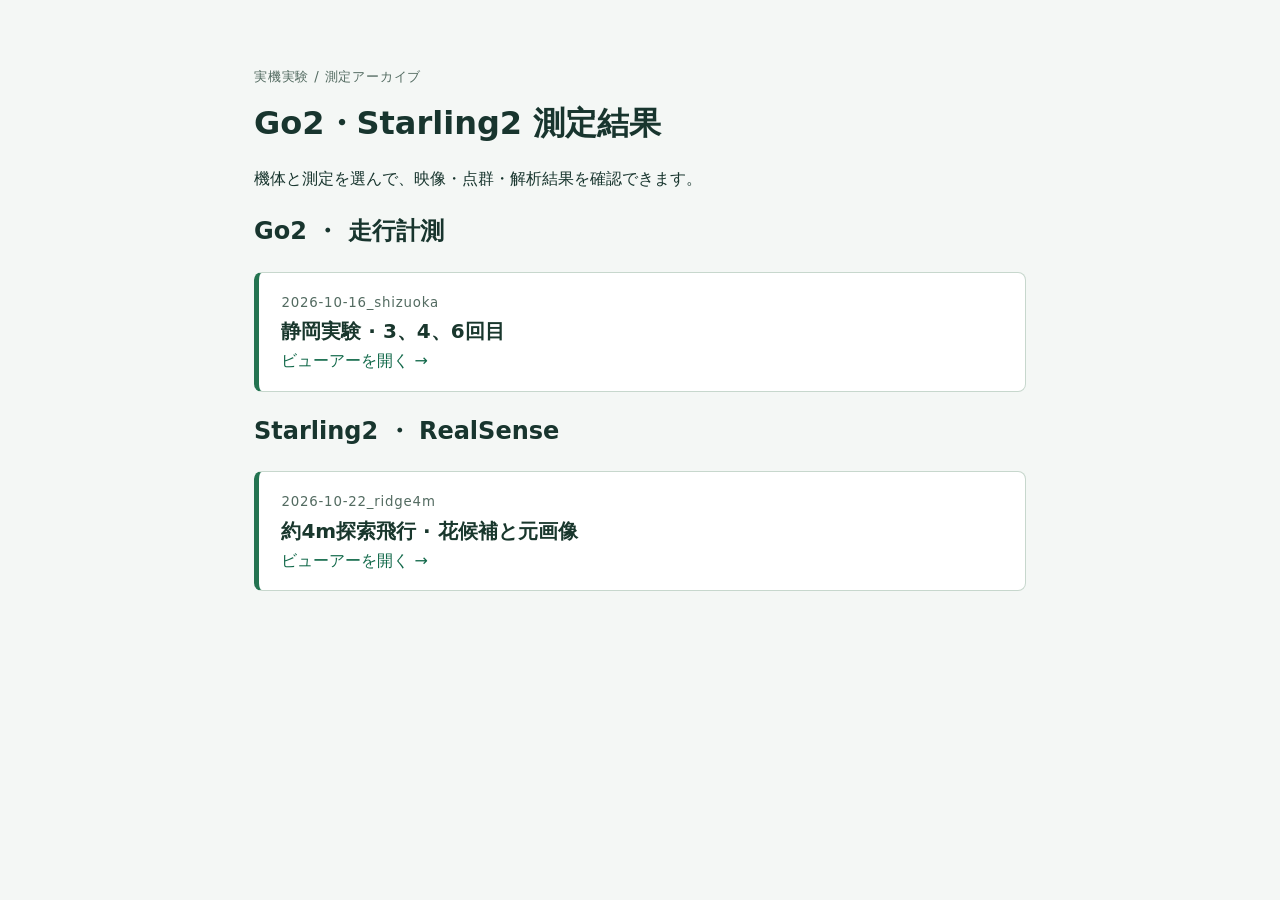
<file: index.html>
<!doctype html><html lang="ja"><meta charset="utf-8"><meta name="viewport" content="width=device-width,initial-scale=1"><title>Go2・Starling2 測定結果</title><style>*{box-sizing:border-box}body{margin:0;background:#f4f7f5;color:#18352e;font:16px/1.65 system-ui,sans-serif}main{max-width:900px;margin:auto;padding:7vh 5vw}small{letter-spacing:.06em;color:#536b61}h1{margin:.25em 0}ul{list-style:none;padding:0}li a{display:block;background:white;border:1px solid #c7d7cd;border-left:5px solid #237350;border-radius:8px;padding:1rem 1.4rem;margin:1rem 0;text-decoration:none}strong{display:block;font-size:1.25rem;color:#19372d}a{color:#12694a}a:hover strong{text-decoration:underline}nav{display:flex;gap:1.4rem;flex-wrap:wrap}</style><main><small>実機実験 / 測定アーカイブ</small><h1>Go2・Starling2 測定結果</h1><p>機体と測定を選んで、映像・点群・解析結果を確認できます。</p><section><h2>Go2 ・ 走行計測</h2><ul><li><a href="go2/measurements/2026-10-16_shizuoka/"><small>2026-10-16_shizuoka</small><strong>静岡実験 · 3、4、6回目</strong>ビューアーを開く →</a></li></ul></section><section><h2>Starling2 ・ RealSense</h2><ul><li><a href="starling2/measurements/2026-10-22_ridge4m/"><small>2026-10-22_ridge4m</small><strong>約4m探索飛行 · 花候補と元画像</strong>ビューアーを開く →</a></li></ul></section></main></html>
</file>
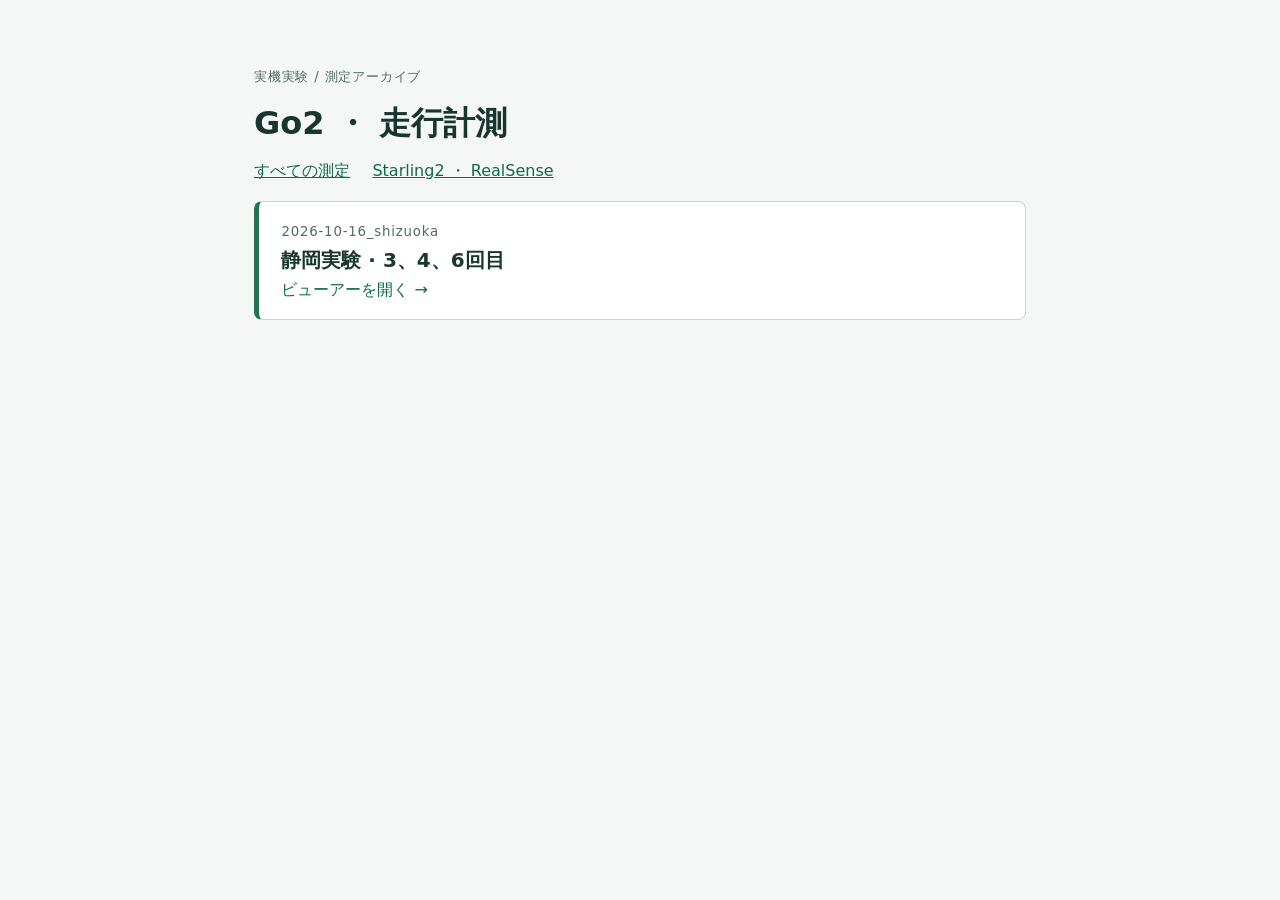
<file: go2/index.html>
<!doctype html><html lang="ja"><meta charset="utf-8"><meta name="viewport" content="width=device-width,initial-scale=1"><title>Go2 ・ 走行計測</title><style>*{box-sizing:border-box}body{margin:0;background:#f4f7f5;color:#18352e;font:16px/1.65 system-ui,sans-serif}main{max-width:900px;margin:auto;padding:7vh 5vw}small{letter-spacing:.06em;color:#536b61}h1{margin:.25em 0}ul{list-style:none;padding:0}li a{display:block;background:white;border:1px solid #c7d7cd;border-left:5px solid #237350;border-radius:8px;padding:1rem 1.4rem;margin:1rem 0;text-decoration:none}strong{display:block;font-size:1.25rem;color:#19372d}a{color:#12694a}a:hover strong{text-decoration:underline}nav{display:flex;gap:1.4rem;flex-wrap:wrap}</style><main><small>実機実験 / 測定アーカイブ</small><h1>Go2 ・ 走行計測</h1><nav><a href="../">すべての測定</a><a href="../starling2/">Starling2 ・ RealSense</a></nav><ul><li><a href="measurements/2026-10-16_shizuoka/"><small>2026-10-16_shizuoka</small><strong>静岡実験 · 3、4、6回目</strong>ビューアーを開く →</a></li></ul></main></html>
</file>
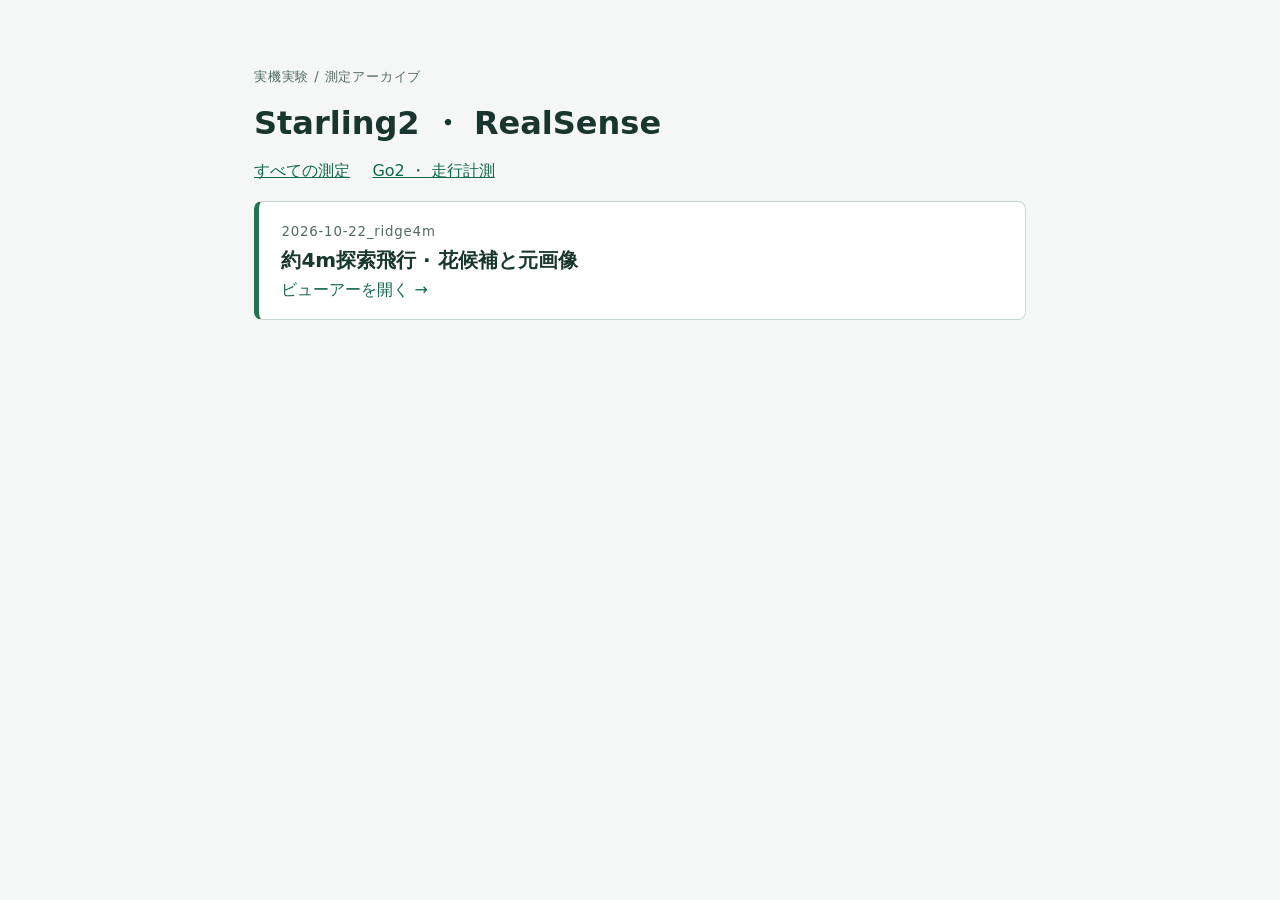
<file: starling2/index.html>
<!doctype html><html lang="ja"><meta charset="utf-8"><meta name="viewport" content="width=device-width,initial-scale=1"><title>Starling2 ・ RealSense</title><style>*{box-sizing:border-box}body{margin:0;background:#f4f7f5;color:#18352e;font:16px/1.65 system-ui,sans-serif}main{max-width:900px;margin:auto;padding:7vh 5vw}small{letter-spacing:.06em;color:#536b61}h1{margin:.25em 0}ul{list-style:none;padding:0}li a{display:block;background:white;border:1px solid #c7d7cd;border-left:5px solid #237350;border-radius:8px;padding:1rem 1.4rem;margin:1rem 0;text-decoration:none}strong{display:block;font-size:1.25rem;color:#19372d}a{color:#12694a}a:hover strong{text-decoration:underline}nav{display:flex;gap:1.4rem;flex-wrap:wrap}</style><main><small>実機実験 / 測定アーカイブ</small><h1>Starling2 ・ RealSense</h1><nav><a href="../">すべての測定</a><a href="../go2/">Go2 ・ 走行計測</a></nav><ul><li><a href="measurements/2026-10-22_ridge4m/"><small>2026-10-22_ridge4m</small><strong>約4m探索飛行 · 花候補と元画像</strong>ビューアーを開く →</a></li></ul></main></html>
</file>
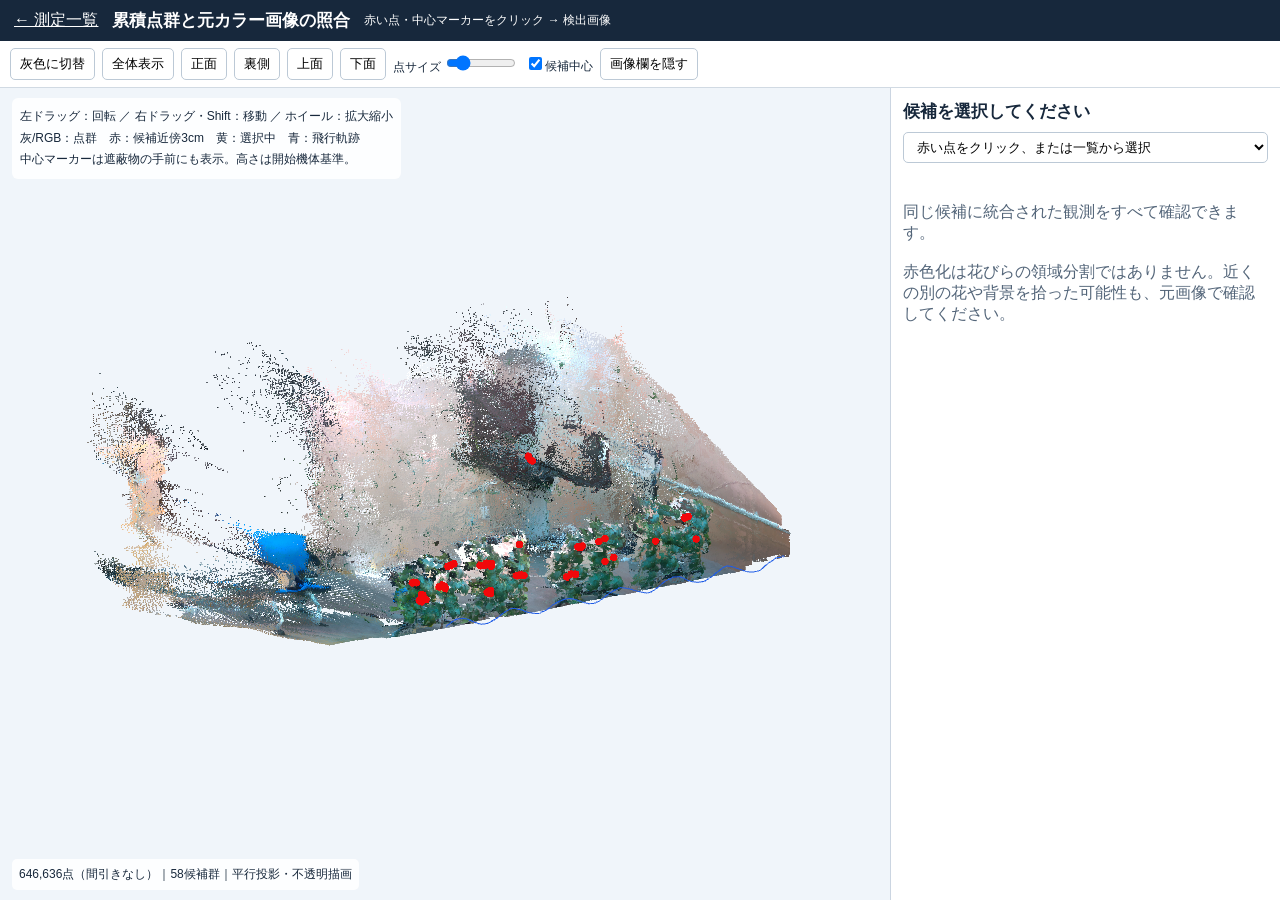
<file: starling2/measurements/2026-10-22_ridge4m/index.html>
<!doctype html><html lang="ja"><meta charset="utf-8"><meta name="viewport" content="width=device-width,initial-scale=1"><title>花候補・元画像照合</title>
<style>
*{box-sizing:border-box}body{margin:0;font-family:Meiryo,sans-serif;color:#17283c;background:#edf2f6;height:100vh;height:100dvh;display:flex;flex-direction:column;overflow:hidden}header{padding:9px 14px;background:#17283c;color:white;display:flex;gap:14px;align-items:center;flex-wrap:wrap}header strong{font-size:17px}button,select{font:inherit;font-size:13px;padding:6px 9px;border:1px solid #bcc9d6;border-radius:5px;background:white;cursor:pointer}button:hover{background:#e1ecf7}button:disabled{opacity:.4}label{font-size:12px;white-space:nowrap}.toolbar{display:flex;gap:7px;align-items:center;flex-wrap:wrap;padding:7px 10px;background:white;border-bottom:1px solid #d1dae3}main{display:flex;flex:1;min-height:0}#viewport{flex:1;position:relative;min-width:0;background:#eff3f7}#map{width:100%;height:100%;display:block;touch-action:none}#map:focus-visible{outline:2px solid #2563eb}#hint{position:absolute;left:12px;top:10px;pointer-events:none;font-size:12px;background:#ffffffdc;padding:8px;border-radius:6px;line-height:1.8;max-width:95%}#status{position:absolute;left:12px;bottom:10px;font-size:12px;background:#ffffffdf;padding:7px;border-radius:5px;pointer-events:none}aside{width:390px;min-width:320px;max-width:44vw;background:white;border-left:1px solid #cbd5e1;overflow:auto;padding:12px}aside.hidden{display:none}h2{font-size:17px;margin:0 0 8px}p{font-size:12px;line-height:1.7;margin:6px 0}.nav{display:flex;align-items:center;gap:6px;margin:9px 0}.nav select{flex:1;min-width:0}canvas.photo{width:100%;height:auto;border:1px solid #ccd6e0;background:#e8edf2;display:block}#crop{margin-top:8px}#meta{font-size:12px;line-height:1.7;padding:8px;background:#f2f6fa;border-radius:5px}#empty{padding:30px 0;color:#536579}#details[hidden]{display:none}#error{color:#af1226;background:white;padding:20px;position:absolute;inset:20px;display:none}.small{color:#5c6c7c}.active{background:#dceeff;border-color:#4283c5}@media(max-width:700px){aside{width:44vw;min-width:250px}header strong{font-size:14px}#hint{font-size:10px;max-width:90%}}
</style>
<header><a style="color:inherit" href="../../">← 測定一覧</a><strong>累積点群と元カラー画像の照合</strong><span style="font-size:12px">赤い点・中心マーカーをクリック → 検出画像</span></header>
<div class="toolbar"><button id="rgb">灰色に切替</button><button id="home">全体表示</button><button id="front">正面</button><button id="back">裏側</button><button id="top">上面</button><button id="bottom">下面</button><label>点サイズ <input id="size" type="range" min="1" max="4" step=".25" value="1.5" style="width:70px"></label><label><input type="checkbox" id="centers" checked>候補中心</label><button id="panel">画像欄を隠す</button></div>
<main><section id="viewport"><canvas id="map" tabindex="0" aria-label="回転可能な累積点群。赤い候補をクリックして画像を選択"></canvas><div id="hint">左ドラッグ：回転 ／ 右ドラッグ・Shift：移動 ／ ホイール：拡大縮小<br>灰/RGB：点群　赤：候補近傍3cm　黄：選択中　青：飛行軌跡<br>中心マーカーは遮蔽物の手前にも表示。高さは開始機体基準。</div><div id="status">点群・画像を読み込み中…</div><div id="error"></div></section>
<aside id="side"><h2 id="heading">候補を選択してください</h2><div class="nav"><select id="group" aria-label="候補群"><option value="">赤い点をクリック、または一覧から選択</option></select></div><div id="empty">同じ候補に統合された観測をすべて確認できます。<br><br>赤色化は花びらの領域分割ではありません。近くの別の花や背景を拾った可能性も、元画像で確認してください。</div><div id="details" hidden><div class="nav"><button id="prev" aria-label="前の観測">◀</button><select id="observation" aria-label="観測画像"></select><button id="next" aria-label="次の観測">▶</button></div><div id="meta"></div><p>元カラー画像（640×480） <label><input id="boxes" type="checkbox" checked>検出枠</label></p><canvas id="photo" class="photo" width="640" height="480" aria-label="元カラー画像と選択した検出枠"></canvas><p class="small">赤枠：選択した検出。JPEG表示用変換のみ、座標と画角は原画像のまま。</p><p>選択した検出の拡大</p><canvas id="crop" class="photo" width="480" height="300" aria-label="検出部分の拡大画像"></canvas><p class="small">群IDは同一花の保証ではありません。複数観測の枠・背景・距離を比較してください。</p></div></aside></main>
<script src="data.js"></script>
<script>
const DATA=window.FLOWER_DATA;
const $=id=>document.getElementById(id),canvas=$('map'),gl=canvas.getContext('webgl',{antialias:true,alpha:false,preserveDrawingBuffer:true});
function fail(s){$('error').style.display='block';$('error').textContent=s;throw Error(s)}
if(!gl)fail('WebGLを使用できません。ハードウェアアクセラレーションを有効にしたブラウザーで開いてください。');
function binary(s,Type){const b=atob(s),a=new Uint8Array(b.length);for(let i=0;i<b.length;i++)a[i]=b.charCodeAt(i);return new Type(a.buffer)}
const points=binary(DATA.xyz,Float32Array),colors=binary(DATA.rgb,Uint8Array),red=binary(DATA.red,Uint8Array),nearest=binary(DATA.nearest,Uint16Array),path=binary(DATA.path,Float32Array);
const center=DATA.center,radius=DATA.radius;
function shader(type,source){const s=gl.createShader(type);gl.shaderSource(s,source);gl.compileShader(s);if(!gl.getShaderParameter(s,gl.COMPILE_STATUS))fail(gl.getShaderInfoLog(s));return s}
const program=gl.createProgram();
gl.attachShader(program,shader(gl.VERTEX_SHADER,`precision mediump float;attribute vec3 aPos;attribute vec3 aColor;attribute float aRed;attribute float aGroup;uniform vec3 uCenter,uRight,uUp,uForward;uniform vec2 uScale,uPan;uniform float uDepth,uSize,uRGB,uSelected,uMode;varying vec3 vColor;void main(){vec3 p=aPos-uCenter;gl_Position=vec4((dot(p,uRight)+uPan.x)/uScale.x,(dot(p,uUp)+uPan.y)/uScale.y,dot(p,uForward)/uDepth,1.);bool sel=abs(aGroup-uSelected)<.1&&uSelected>0.;gl_PointSize=uSize+(aRed>.5?1.5:0.)+(sel&&aRed>.5?1.:0.);vColor=uMode>1.5?vec3(.12,.36,.9):(sel&&aRed>.5?vec3(1.,.7,0.):(aRed>.5?vec3(.95,.03,.04):mix(vec3(.56,.63,.69),aColor,uRGB)));}`));
gl.attachShader(program,shader(gl.FRAGMENT_SHADER,`precision mediump float;varying vec3 vColor;uniform float uMode;void main(){if(uMode<1.5&&length(gl_PointCoord-vec2(.5))>.5)discard;gl_FragColor=vec4(vColor,1.);}`));
gl.linkProgram(program);if(!gl.getProgramParameter(program,gl.LINK_STATUS))fail(gl.getProgramInfoLog(program));gl.useProgram(program);
const names=['uCenter','uRight','uUp','uForward','uScale','uPan','uDepth','uSize','uRGB','uSelected','uMode'];const uniforms=Object.fromEntries(names.map(n=>[n,gl.getUniformLocation(program,n)]));
function buffer(data){const b=gl.createBuffer();gl.bindBuffer(gl.ARRAY_BUFFER,b);gl.bufferData(gl.ARRAY_BUFFER,data,gl.STATIC_DRAW);return b}
const cloud={pos:buffer(points),color:buffer(colors),red:buffer(red),group:buffer(nearest),n:points.length/3};
const groups=Object.keys(DATA.groups).map(Number).sort((a,b)=>a-b);
const centers={pos:buffer(new Float32Array(groups.flatMap(k=>DATA.groups[k].xyz))),color:buffer(new Uint8Array(groups.length*3)),red:buffer(new Uint8Array(groups.length).fill(1)),group:buffer(new Uint16Array(groups)),n:groups.length};
const trajectory={pos:buffer(path),color:buffer(new Uint8Array(path.length)),red:buffer(new Uint8Array(path.length/3)),group:buffer(new Uint16Array(path.length/3)),n:path.length/3};
function attribute(name,b,n,type,normalized=false){const loc=gl.getAttribLocation(program,name);gl.bindBuffer(gl.ARRAY_BUFFER,b);gl.enableVertexAttribArray(loc);gl.vertexAttribPointer(loc,n,type,normalized,0,0)}
function bind(b){attribute('aPos',b.pos,3,gl.FLOAT);attribute('aColor',b.color,3,gl.UNSIGNED_BYTE,true);attribute('aRed',b.red,1,gl.UNSIGNED_BYTE);attribute('aGroup',b.group,1,gl.UNSIGNED_SHORT)}
let yaw=-2.15,pitch=.3,zoom=1,pan=[0,0],rgb=true,selected=0,obsIndex=0,frameImage=null,imageToken=0,drag=null,moved=false;
function basis(){return{right:[-Math.sin(yaw),Math.cos(yaw),0],up:[-Math.sin(pitch)*Math.cos(yaw),-Math.sin(pitch)*Math.sin(yaw),Math.cos(pitch)],forward:[-Math.cos(pitch)*Math.cos(yaw),-Math.cos(pitch)*Math.sin(yaw),-Math.sin(pitch)]}}
function scales(){const a=canvas.clientWidth/canvas.clientHeight;return[radius*1.08/zoom*Math.max(a,1),radius*1.08/zoom*Math.max(1,1/a)]}
const dot=(a,b)=>a[0]*b[0]+a[1]*b[1]+a[2]*b[2];
function project(p){const b=basis(),s=scales(),v=p.map((x,i)=>x-center[i]);return[(dot(v,b.right)+pan[0])/s[0]*canvas.clientWidth/2+canvas.clientWidth/2,canvas.clientHeight/2-(dot(v,b.up)+pan[1])/s[1]*canvas.clientHeight/2]}
function render(){const b=basis(),s=scales(),dpr=Math.min(devicePixelRatio||1,2);const w=Math.round(canvas.clientWidth*dpr),h=Math.round(canvas.clientHeight*dpr);if(w<1||h<1)return;if(canvas.width!==w||canvas.height!==h){canvas.width=w;canvas.height=h}gl.viewport(0,0,w,h);gl.clearColor(.94,.96,.98,1);gl.clear(gl.COLOR_BUFFER_BIT|gl.DEPTH_BUFFER_BIT);gl.disable(gl.BLEND);gl.disable(gl.CULL_FACE);gl.enable(gl.DEPTH_TEST);gl.depthFunc(gl.LEQUAL);gl.uniform3fv(uniforms.uCenter,center);for(const k of ['Right','Up','Forward'])gl.uniform3fv(uniforms['u'+k],b[k.toLowerCase()]);gl.uniform2fv(uniforms.uScale,s);gl.uniform2fv(uniforms.uPan,pan);gl.uniform1f(uniforms.uDepth,radius*4);gl.uniform1f(uniforms.uSize,+$('size').value*dpr);gl.uniform1f(uniforms.uRGB,+rgb);gl.uniform1f(uniforms.uSelected,selected);gl.uniform1f(uniforms.uMode,0);bind(cloud);gl.drawArrays(gl.POINTS,0,cloud.n);gl.uniform1f(uniforms.uMode,2);bind(trajectory);gl.drawArrays(gl.LINE_STRIP,0,trajectory.n);if($('centers').checked){gl.disable(gl.DEPTH_TEST);gl.uniform1f(uniforms.uMode,1);gl.uniform1f(uniforms.uSize,6*dpr);bind(centers);gl.drawArrays(gl.POINTS,0,centers.n)}$('status').textContent=`${cloud.n.toLocaleString()}点（間引きなし）｜58候補群｜平行投影・不透明描画${selected?'｜選択：群 '+selected:''}`}
function pick(x,y){let best=15,id=0;for(let i=0;i<red.length;i++){if(!red[i])continue;const p=project([points[i*3],points[i*3+1],points[i*3+2]]),d=Math.hypot(x-p[0],y-p[1]);if(d<best){best=d;id=nearest[i]}}if($('centers').checked)for(const k of groups){const p=project(DATA.groups[k].xyz),d=Math.hypot(x-p[0],y-p[1]);if(d<best){best=d;id=k}}if(id)selectGroup(id)}
canvas.addEventListener('contextmenu',e=>e.preventDefault());canvas.addEventListener('pointerdown',e=>{drag={x:e.clientX,y:e.clientY,startX:e.clientX,startY:e.clientY,pan:e.button===2||e.shiftKey};moved=false;canvas.setPointerCapture(e.pointerId)});
canvas.addEventListener('pointermove',e=>{if(!drag)return;const dx=e.clientX-drag.x,dy=e.clientY-drag.y;if(Math.hypot(e.clientX-drag.startX,e.clientY-drag.startY)>4)moved=true;if(drag.pan){const s=scales();pan[0]+=dx*2*s[0]/canvas.clientWidth;pan[1]-=dy*2*s[1]/canvas.clientHeight}else{yaw-=dx*.008;pitch=Math.max(-1.56,Math.min(1.56,pitch+dy*.008))}drag.x=e.clientX;drag.y=e.clientY;render()});
canvas.addEventListener('pointerup',e=>{if(drag&&!moved&&!drag.pan){const r=canvas.getBoundingClientRect();pick(e.clientX-r.left,e.clientY-r.top)}drag=null});canvas.addEventListener('pointercancel',()=>drag=null);
canvas.addEventListener('wheel',e=>{e.preventDefault();zoom=Math.max(.3,Math.min(8,zoom*Math.exp(-e.deltaY*.001)));render()},{passive:false});
canvas.addEventListener('webglcontextlost',e=>{e.preventDefault();$('error').style.display='block';$('error').textContent='描画コンテキストが失われました。ページを再読み込みしてください。'});
new ResizeObserver(render).observe($('viewport'));
$('rgb').onclick=()=>{rgb=!rgb;$('rgb').textContent=rgb?'灰色に切替':'RGB色に切替';render()};$('size').oninput=render;$('centers').onchange=render;
$('home').onclick=()=>{yaw=-2.15;pitch=.3;zoom=1;pan=[0,0];render()};
for(const [id,y,p]of[['front',-Math.PI/2,0],['back',Math.PI/2,0],['top',-Math.PI/2,1.56],['bottom',-Math.PI/2,-1.56]])$(id).onclick=()=>{yaw=y;pitch=p;pan=[0,0];zoom=1;render()};
$('panel').onclick=()=>{$('side').classList.toggle('hidden');$('panel').textContent=$('side').classList.contains('hidden')?'画像欄を表示':'画像欄を隠す'};
for(const k of groups){const o=document.createElement('option');o.value=k;o.textContent=`群 ${k}（${DATA.groups[k].obs.length}観測）`;$('group').append(o)}
function selectGroup(k){selected=+k;if(!selected)return;const g=DATA.groups[k];$('group').value=k;$('heading').textContent=`花候補 群 ${k} ・ ${g.obs.length}観測`;$('empty').hidden=true;$('details').hidden=false;$('side').classList.remove('hidden');$('panel').textContent='画像欄を隠す';$('observation').replaceChildren();g.obs.forEach((o,i)=>{const el=document.createElement('option');el.value=i;el.textContent=`${i+1}/${g.obs.length}：${o.elapsed.toFixed(2)}秒（枠 ${o.candidate}）`;$('observation').append(el)});obsIndex=g.best;showObservation();render()}
function drawPhoto(){if(!frameImage||!selected)return;const o=DATA.groups[selected].obs[obsIndex],b=o.box,c=$('photo').getContext('2d');c.clearRect(0,0,640,480);c.drawImage(frameImage,0,0);if($('boxes').checked){c.strokeStyle='#ff2020';c.lineWidth=3;c.strokeRect(b[0],b[1],b[2]-b[0],b[3]-b[1]);c.fillStyle='#d80000';c.font='15px sans-serif';c.fillText(`群 ${selected} / ${o.conf.toFixed(3)}`,Math.max(2,Math.min(490,b[0])),Math.max(17,b[1]-5))}const pad=Math.max(12,Math.max(b[2]-b[0],b[3]-b[1])*.5),left=Math.max(0,b[0]-pad),top=Math.max(0,b[1]-pad),w=Math.min(640,b[2]+pad)-left,h=Math.min(480,b[3]+pad)-top,d=$('crop').getContext('2d');d.fillStyle='#edf2f6';d.fillRect(0,0,480,300);const s=Math.min(480/w,300/h),ox=(480-w*s)/2,oy=(300-h*s)/2;d.imageSmoothingEnabled=false;d.drawImage(frameImage,left,top,w,h,ox,oy,w*s,h*s);if($('boxes').checked){d.strokeStyle='red';d.lineWidth=2;d.strokeRect(ox+(b[0]-left)*s,oy+(b[1]-top)*s,(b[2]-b[0])*s,(b[3]-b[1])*s)}}
function showObservation(){const obs=DATA.groups[selected].obs,o=obs[obsIndex];$('observation').value=obsIndex;$('prev').disabled=obsIndex===0;$('next').disabled=obsIndex===obs.length-1;$('meta').textContent=`フレーム ${o.frame} / sequence ${o.sequence} / 検出ID ${o.candidate}\n経過 ${o.elapsed.toFixed(3)} 秒｜信頼度 ${o.conf.toFixed(3)}｜カメラ距離 ${o.range.toFixed(3)} m`;$('meta').style.whiteSpace='pre-line';frameImage=null;const c=$('photo').getContext('2d');c.clearRect(0,0,640,480);$('crop').getContext('2d').clearRect(0,0,480,300);const token=++imageToken,img=new Image();img.onload=()=>{if(token!==imageToken)return;frameImage=img;drawPhoto()};img.onerror=()=>{$('meta').textContent+=' 画像読込失敗'};img.src='data:image/jpeg;base64,'+DATA.images[o.frame]}
$('group').onchange=e=>selectGroup(e.target.value);$('observation').onchange=e=>{obsIndex=+e.target.value;showObservation()};$('prev').onclick=()=>{if(obsIndex>0){obsIndex--;showObservation()}};$('next').onclick=()=>{if(obsIndex<DATA.groups[selected].obs.length-1){obsIndex++;showObservation()}};$('boxes').onchange=drawPhoto;
render();
</script></html>
</file>
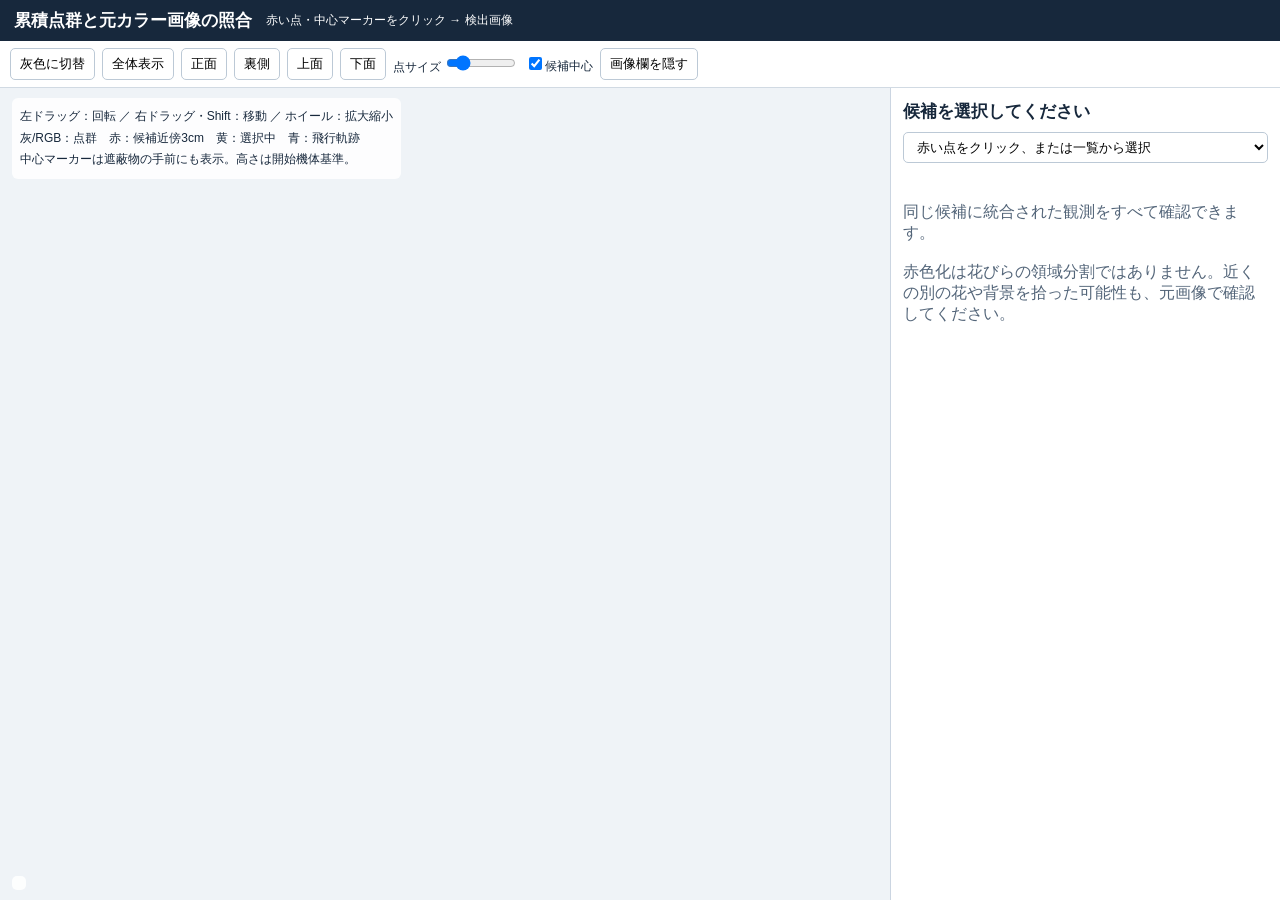
<file: src/viewer.html>
<!doctype html><html lang="ja"><meta charset="utf-8"><meta name="viewport" content="width=device-width,initial-scale=1"><title>花候補・元画像照合</title>
<style>
*{box-sizing:border-box}body{margin:0;font-family:Meiryo,sans-serif;color:#17283c;background:#edf2f6;height:100vh;height:100dvh;display:flex;flex-direction:column;overflow:hidden}header{padding:9px 14px;background:#17283c;color:white;display:flex;gap:14px;align-items:center;flex-wrap:wrap}header strong{font-size:17px}button,select{font:inherit;font-size:13px;padding:6px 9px;border:1px solid #bcc9d6;border-radius:5px;background:white;cursor:pointer}button:hover{background:#e1ecf7}button:disabled{opacity:.4}label{font-size:12px;white-space:nowrap}.toolbar{display:flex;gap:7px;align-items:center;flex-wrap:wrap;padding:7px 10px;background:white;border-bottom:1px solid #d1dae3}main{display:flex;flex:1;min-height:0}#viewport{flex:1;position:relative;min-width:0;background:#eff3f7}#map{width:100%;height:100%;display:block;touch-action:none}#map:focus-visible{outline:2px solid #2563eb}#hint{position:absolute;left:12px;top:10px;pointer-events:none;font-size:12px;background:#ffffffdc;padding:8px;border-radius:6px;line-height:1.8;max-width:95%}#status{position:absolute;left:12px;bottom:10px;font-size:12px;background:#ffffffdf;padding:7px;border-radius:5px;pointer-events:none}aside{width:390px;min-width:320px;max-width:44vw;background:white;border-left:1px solid #cbd5e1;overflow:auto;padding:12px}aside.hidden{display:none}h2{font-size:17px;margin:0 0 8px}p{font-size:12px;line-height:1.7;margin:6px 0}.nav{display:flex;align-items:center;gap:6px;margin:9px 0}.nav select{flex:1;min-width:0}canvas.photo{width:100%;height:auto;border:1px solid #ccd6e0;background:#e8edf2;display:block}#crop{margin-top:8px}#meta{font-size:12px;line-height:1.7;padding:8px;background:#f2f6fa;border-radius:5px}#empty{padding:30px 0;color:#536579}#details[hidden]{display:none}#error{color:#af1226;background:white;padding:20px;position:absolute;inset:20px;display:none}.small{color:#5c6c7c}.active{background:#dceeff;border-color:#4283c5}@media(max-width:700px){aside{width:44vw;min-width:250px}header strong{font-size:14px}#hint{font-size:10px;max-width:90%}}
</style>
<header><strong>累積点群と元カラー画像の照合</strong><span style="font-size:12px">赤い点・中心マーカーをクリック → 検出画像</span></header>
<div class="toolbar"><button id="rgb">灰色に切替</button><button id="home">全体表示</button><button id="front">正面</button><button id="back">裏側</button><button id="top">上面</button><button id="bottom">下面</button><label>点サイズ <input id="size" type="range" min="1" max="4" step=".25" value="1.5" style="width:70px"></label><label><input type="checkbox" id="centers" checked>候補中心</label><button id="panel">画像欄を隠す</button></div>
<main><section id="viewport"><canvas id="map" tabindex="0" aria-label="回転可能な累積点群。赤い候補をクリックして画像を選択"></canvas><div id="hint">左ドラッグ：回転 ／ 右ドラッグ・Shift：移動 ／ ホイール：拡大縮小<br>灰/RGB：点群　赤：候補近傍3cm　黄：選択中　青：飛行軌跡<br>中心マーカーは遮蔽物の手前にも表示。高さは開始機体基準。</div><div id="status"></div><div id="error"></div></section>
<aside id="side"><h2 id="heading">候補を選択してください</h2><div class="nav"><select id="group" aria-label="候補群"><option value="">赤い点をクリック、または一覧から選択</option></select></div><div id="empty">同じ候補に統合された観測をすべて確認できます。<br><br>赤色化は花びらの領域分割ではありません。近くの別の花や背景を拾った可能性も、元画像で確認してください。</div><div id="details" hidden><div class="nav"><button id="prev" aria-label="前の観測">◀</button><select id="observation" aria-label="観測画像"></select><button id="next" aria-label="次の観測">▶</button></div><div id="meta"></div><p>元カラー画像（640×480） <label><input id="boxes" type="checkbox" checked>検出枠</label></p><canvas id="photo" class="photo" width="640" height="480" aria-label="元カラー画像と選択した検出枠"></canvas><p class="small">赤枠：選択した検出。JPEG表示用変換のみ、座標と画角は原画像のまま。</p><p>選択した検出の拡大</p><canvas id="crop" class="photo" width="480" height="300" aria-label="検出部分の拡大画像"></canvas><p class="small">群IDは同一花の保証ではありません。複数観測の枠・背景・距離を比較してください。</p></div></aside></main>
<script>
const DATA=__DATA__;
const $=id=>document.getElementById(id),canvas=$('map'),gl=canvas.getContext('webgl',{antialias:true,alpha:false,preserveDrawingBuffer:true});
function fail(s){$('error').style.display='block';$('error').textContent=s;throw Error(s)}
if(!gl)fail('WebGLを使用できません。ハードウェアアクセラレーションを有効にしたブラウザーで開いてください。');
function binary(s,Type){const b=atob(s),a=new Uint8Array(b.length);for(let i=0;i<b.length;i++)a[i]=b.charCodeAt(i);return new Type(a.buffer)}
const points=binary(DATA.xyz,Float32Array),colors=binary(DATA.rgb,Uint8Array),red=binary(DATA.red,Uint8Array),nearest=binary(DATA.nearest,Uint16Array),path=binary(DATA.path,Float32Array);
const center=DATA.center,radius=DATA.radius;
function shader(type,source){const s=gl.createShader(type);gl.shaderSource(s,source);gl.compileShader(s);if(!gl.getShaderParameter(s,gl.COMPILE_STATUS))fail(gl.getShaderInfoLog(s));return s}
const program=gl.createProgram();
gl.attachShader(program,shader(gl.VERTEX_SHADER,`precision mediump float;attribute vec3 aPos;attribute vec3 aColor;attribute float aRed;attribute float aGroup;uniform vec3 uCenter,uRight,uUp,uForward;uniform vec2 uScale,uPan;uniform float uDepth,uSize,uRGB,uSelected,uMode;varying vec3 vColor;void main(){vec3 p=aPos-uCenter;gl_Position=vec4((dot(p,uRight)+uPan.x)/uScale.x,(dot(p,uUp)+uPan.y)/uScale.y,dot(p,uForward)/uDepth,1.);bool sel=abs(aGroup-uSelected)<.1&&uSelected>0.;gl_PointSize=uSize+(aRed>.5?1.5:0.)+(sel&&aRed>.5?1.:0.);vColor=uMode>1.5?vec3(.12,.36,.9):(sel&&aRed>.5?vec3(1.,.7,0.):(aRed>.5?vec3(.95,.03,.04):mix(vec3(.56,.63,.69),aColor,uRGB)));}`));
gl.attachShader(program,shader(gl.FRAGMENT_SHADER,`precision mediump float;varying vec3 vColor;uniform float uMode;void main(){if(uMode<1.5&&length(gl_PointCoord-vec2(.5))>.5)discard;gl_FragColor=vec4(vColor,1.);}`));
gl.linkProgram(program);if(!gl.getProgramParameter(program,gl.LINK_STATUS))fail(gl.getProgramInfoLog(program));gl.useProgram(program);
const names=['uCenter','uRight','uUp','uForward','uScale','uPan','uDepth','uSize','uRGB','uSelected','uMode'];const uniforms=Object.fromEntries(names.map(n=>[n,gl.getUniformLocation(program,n)]));
function buffer(data){const b=gl.createBuffer();gl.bindBuffer(gl.ARRAY_BUFFER,b);gl.bufferData(gl.ARRAY_BUFFER,data,gl.STATIC_DRAW);return b}
const cloud={pos:buffer(points),color:buffer(colors),red:buffer(red),group:buffer(nearest),n:points.length/3};
const groups=Object.keys(DATA.groups).map(Number).sort((a,b)=>a-b);
const centers={pos:buffer(new Float32Array(groups.flatMap(k=>DATA.groups[k].xyz))),color:buffer(new Uint8Array(groups.length*3)),red:buffer(new Uint8Array(groups.length).fill(1)),group:buffer(new Uint16Array(groups)),n:groups.length};
const trajectory={pos:buffer(path),color:buffer(new Uint8Array(path.length)),red:buffer(new Uint8Array(path.length/3)),group:buffer(new Uint16Array(path.length/3)),n:path.length/3};
function attribute(name,b,n,type,normalized=false){const loc=gl.getAttribLocation(program,name);gl.bindBuffer(gl.ARRAY_BUFFER,b);gl.enableVertexAttribArray(loc);gl.vertexAttribPointer(loc,n,type,normalized,0,0)}
function bind(b){attribute('aPos',b.pos,3,gl.FLOAT);attribute('aColor',b.color,3,gl.UNSIGNED_BYTE,true);attribute('aRed',b.red,1,gl.UNSIGNED_BYTE);attribute('aGroup',b.group,1,gl.UNSIGNED_SHORT)}
let yaw=-2.15,pitch=.3,zoom=1,pan=[0,0],rgb=true,selected=0,obsIndex=0,frameImage=null,imageToken=0,drag=null,moved=false;
function basis(){return{right:[-Math.sin(yaw),Math.cos(yaw),0],up:[-Math.sin(pitch)*Math.cos(yaw),-Math.sin(pitch)*Math.sin(yaw),Math.cos(pitch)],forward:[-Math.cos(pitch)*Math.cos(yaw),-Math.cos(pitch)*Math.sin(yaw),-Math.sin(pitch)]}}
function scales(){const a=canvas.clientWidth/canvas.clientHeight;return[radius*1.08/zoom*Math.max(a,1),radius*1.08/zoom*Math.max(1,1/a)]}
const dot=(a,b)=>a[0]*b[0]+a[1]*b[1]+a[2]*b[2];
function project(p){const b=basis(),s=scales(),v=p.map((x,i)=>x-center[i]);return[(dot(v,b.right)+pan[0])/s[0]*canvas.clientWidth/2+canvas.clientWidth/2,canvas.clientHeight/2-(dot(v,b.up)+pan[1])/s[1]*canvas.clientHeight/2]}
function render(){const b=basis(),s=scales(),dpr=Math.min(devicePixelRatio||1,2);const w=Math.round(canvas.clientWidth*dpr),h=Math.round(canvas.clientHeight*dpr);if(w<1||h<1)return;if(canvas.width!==w||canvas.height!==h){canvas.width=w;canvas.height=h}gl.viewport(0,0,w,h);gl.clearColor(.94,.96,.98,1);gl.clear(gl.COLOR_BUFFER_BIT|gl.DEPTH_BUFFER_BIT);gl.disable(gl.BLEND);gl.disable(gl.CULL_FACE);gl.enable(gl.DEPTH_TEST);gl.depthFunc(gl.LEQUAL);gl.uniform3fv(uniforms.uCenter,center);for(const k of ['Right','Up','Forward'])gl.uniform3fv(uniforms['u'+k],b[k.toLowerCase()]);gl.uniform2fv(uniforms.uScale,s);gl.uniform2fv(uniforms.uPan,pan);gl.uniform1f(uniforms.uDepth,radius*4);gl.uniform1f(uniforms.uSize,+$('size').value*dpr);gl.uniform1f(uniforms.uRGB,+rgb);gl.uniform1f(uniforms.uSelected,selected);gl.uniform1f(uniforms.uMode,0);bind(cloud);gl.drawArrays(gl.POINTS,0,cloud.n);gl.uniform1f(uniforms.uMode,2);bind(trajectory);gl.drawArrays(gl.LINE_STRIP,0,trajectory.n);if($('centers').checked){gl.disable(gl.DEPTH_TEST);gl.uniform1f(uniforms.uMode,1);gl.uniform1f(uniforms.uSize,6*dpr);bind(centers);gl.drawArrays(gl.POINTS,0,centers.n)}$('status').textContent=`${cloud.n.toLocaleString()}点（間引きなし）｜${groups.length}候補群｜平行投影・不透明描画${selected?'｜選択：群 '+selected:''}`}
function pick(x,y){let best=15,id=0;for(let i=0;i<red.length;i++){if(!red[i])continue;const p=project([points[i*3],points[i*3+1],points[i*3+2]]),d=Math.hypot(x-p[0],y-p[1]);if(d<best){best=d;id=nearest[i]}}if($('centers').checked)for(const k of groups){const p=project(DATA.groups[k].xyz),d=Math.hypot(x-p[0],y-p[1]);if(d<best){best=d;id=k}}if(id)selectGroup(id)}
canvas.addEventListener('contextmenu',e=>e.preventDefault());canvas.addEventListener('pointerdown',e=>{drag={x:e.clientX,y:e.clientY,startX:e.clientX,startY:e.clientY,pan:e.button===2||e.shiftKey};moved=false;canvas.setPointerCapture(e.pointerId)});
canvas.addEventListener('pointermove',e=>{if(!drag)return;const dx=e.clientX-drag.x,dy=e.clientY-drag.y;if(Math.hypot(e.clientX-drag.startX,e.clientY-drag.startY)>4)moved=true;if(drag.pan){const s=scales();pan[0]+=dx*2*s[0]/canvas.clientWidth;pan[1]-=dy*2*s[1]/canvas.clientHeight}else{yaw-=dx*.008;pitch=Math.max(-1.56,Math.min(1.56,pitch+dy*.008))}drag.x=e.clientX;drag.y=e.clientY;render()});
canvas.addEventListener('pointerup',e=>{if(drag&&!moved&&!drag.pan){const r=canvas.getBoundingClientRect();pick(e.clientX-r.left,e.clientY-r.top)}drag=null});canvas.addEventListener('pointercancel',()=>drag=null);
canvas.addEventListener('wheel',e=>{e.preventDefault();zoom=Math.max(.3,Math.min(8,zoom*Math.exp(-e.deltaY*.001)));render()},{passive:false});
canvas.addEventListener('webglcontextlost',e=>{e.preventDefault();$('error').style.display='block';$('error').textContent='描画コンテキストが失われました。ページを再読み込みしてください。'});
new ResizeObserver(render).observe($('viewport'));
$('rgb').onclick=()=>{rgb=!rgb;$('rgb').textContent=rgb?'灰色に切替':'RGB色に切替';render()};$('size').oninput=render;$('centers').onchange=render;
$('home').onclick=()=>{yaw=-2.15;pitch=.3;zoom=1;pan=[0,0];render()};
for(const [id,y,p]of[['front',-Math.PI/2,0],['back',Math.PI/2,0],['top',-Math.PI/2,1.56],['bottom',-Math.PI/2,-1.56]])$(id).onclick=()=>{yaw=y;pitch=p;pan=[0,0];zoom=1;render()};
$('panel').onclick=()=>{$('side').classList.toggle('hidden');$('panel').textContent=$('side').classList.contains('hidden')?'画像欄を表示':'画像欄を隠す'};
for(const k of groups){const o=document.createElement('option');o.value=k;o.textContent=`群 ${k}（${DATA.groups[k].obs.length}観測）`;$('group').append(o)}
function selectGroup(k){selected=+k;if(!selected)return;const g=DATA.groups[k];$('group').value=k;$('heading').textContent=`花候補 群 ${k} ・ ${g.obs.length}観測`;$('empty').hidden=true;$('details').hidden=false;$('side').classList.remove('hidden');$('panel').textContent='画像欄を隠す';$('observation').replaceChildren();g.obs.forEach((o,i)=>{const el=document.createElement('option');el.value=i;el.textContent=`${i+1}/${g.obs.length}：${o.elapsed.toFixed(2)}秒（枠 ${o.candidate}）`;$('observation').append(el)});obsIndex=g.best;showObservation();render()}
function drawPhoto(){if(!frameImage||!selected)return;const o=DATA.groups[selected].obs[obsIndex],b=o.box,c=$('photo').getContext('2d');c.clearRect(0,0,640,480);c.drawImage(frameImage,0,0);if($('boxes').checked){c.strokeStyle='#ff2020';c.lineWidth=3;c.strokeRect(b[0],b[1],b[2]-b[0],b[3]-b[1]);c.fillStyle='#d80000';c.font='15px sans-serif';c.fillText(`群 ${selected} / ${o.conf.toFixed(3)}`,Math.max(2,Math.min(490,b[0])),Math.max(17,b[1]-5))}const pad=Math.max(12,Math.max(b[2]-b[0],b[3]-b[1])*.5),left=Math.max(0,b[0]-pad),top=Math.max(0,b[1]-pad),w=Math.min(640,b[2]+pad)-left,h=Math.min(480,b[3]+pad)-top,d=$('crop').getContext('2d');d.fillStyle='#edf2f6';d.fillRect(0,0,480,300);const s=Math.min(480/w,300/h),ox=(480-w*s)/2,oy=(300-h*s)/2;d.imageSmoothingEnabled=false;d.drawImage(frameImage,left,top,w,h,ox,oy,w*s,h*s);if($('boxes').checked){d.strokeStyle='red';d.lineWidth=2;d.strokeRect(ox+(b[0]-left)*s,oy+(b[1]-top)*s,(b[2]-b[0])*s,(b[3]-b[1])*s)}}
function showObservation(){const obs=DATA.groups[selected].obs,o=obs[obsIndex];$('observation').value=obsIndex;$('prev').disabled=obsIndex===0;$('next').disabled=obsIndex===obs.length-1;$('meta').textContent=`フレーム ${o.frame} / sequence ${o.sequence} / 検出ID ${o.candidate}\n経過 ${o.elapsed.toFixed(3)} 秒｜信頼度 ${o.conf.toFixed(3)}｜カメラ距離 ${o.range.toFixed(3)} m`;$('meta').style.whiteSpace='pre-line';frameImage=null;const c=$('photo').getContext('2d');c.clearRect(0,0,640,480);$('crop').getContext('2d').clearRect(0,0,480,300);const token=++imageToken,img=new Image();img.onload=()=>{if(token!==imageToken)return;frameImage=img;drawPhoto()};img.onerror=()=>{$('meta').textContent+=' 画像読込失敗'};img.src='data:image/jpeg;base64,'+DATA.images[o.frame]}
$('group').onchange=e=>selectGroup(e.target.value);$('observation').onchange=e=>{obsIndex=+e.target.value;showObservation()};$('prev').onclick=()=>{if(obsIndex>0){obsIndex--;showObservation()}};$('next').onclick=()=>{if(obsIndex<DATA.groups[selected].obs.length-1){obsIndex++;showObservation()}};$('boxes').onchange=drawPhoto;
render();
</script></html>
</file>
